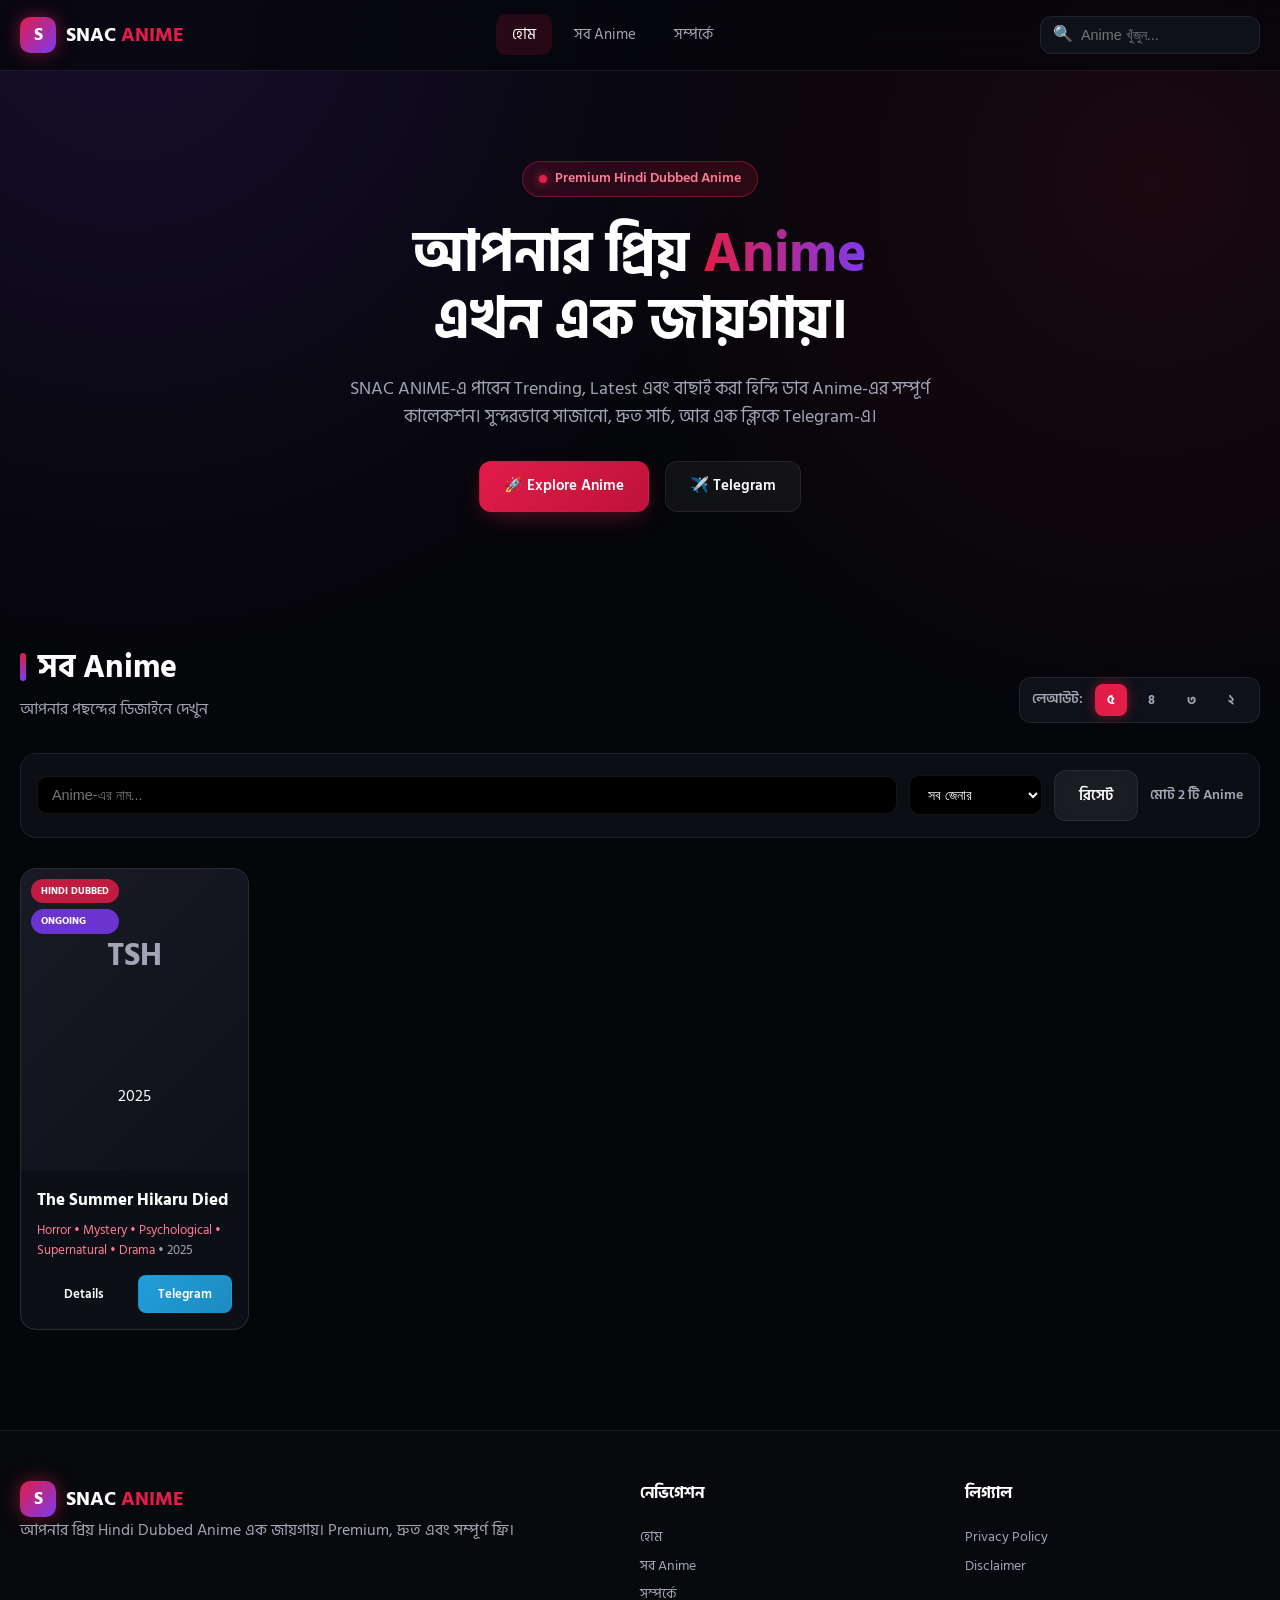
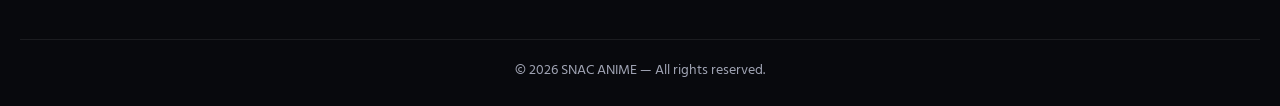
<file: index.html>
<!DOCTYPE html>
<html lang="bn">
<head>
  <meta charset="UTF-8" />
  <meta name="viewport" content="width=device-width, initial-scale=1.0" />
  <meta name="theme-color" content="#08090D" />
  <title>SNAC ANIME — Premium Anime Collection</title>
  <link rel="preconnect" href="https://fonts.googleapis.com" />
  <link rel="preconnect" href="https://fonts.gstatic.com" crossorigin />
  <link href="https://fonts.googleapis.com/css2?family=Hind+Siliguri:wght@400;500;600;700&display=swap" rel="stylesheet" />
  <link rel="stylesheet" href="styles.css" />
</head>
<body>

  <!-- NAVBAR -->
  <header class="navbar">
    <div class="container nav-inner">
      <a href="index.html" class="logo" aria-label="SNAC ANIME হোম">
        <span class="logo-mark">S</span>
        <span class="logo-text">SNAC <span>ANIME</span></span>
      </a>
      <nav aria-label="Primary">
        <ul class="nav-links">
          <li><a href="index.html" class="active">হোম</a></li>
          <li><a href="#all-section">সব Anime</a></li>
          <li><a href="about.html">সম্পর্কে</a></li>
        </ul>
      </nav>
      <div class="nav-actions">
        <div class="search-box">
          <span class="icon">🔍</span>
          <input type="search" id="navSearch" placeholder="Anime খুঁজুন..." />
        </div>
        <button class="hamburger" id="hamburger" aria-label="মেনু">☰</button>
      </div>
    </div>

    <div class="mobile-menu" id="mobileMenu">
      <div class="m-search">
        <span>🔍</span>
        <input type="search" id="mobileSearch" placeholder="Anime খুঁজুন..." />
      </div>
      <a href="index.html">হোম</a>
      <a href="#all-section">সব Anime</a>
      <a href="about.html">সম্পর্কে</a>
      <a href="privacy.html">Privacy Policy</a>
      <a href="disclaimer.html">Disclaimer</a>
    </div>
  </header>

  <!-- HERO -->
  <section class="hero">
    <div class="container hero-content">
      <span class="badge"><span class="dot"></span> Premium Hindi Dubbed Anime</span>
      <h1>আপনার প্রিয় <span class="grad">Anime</span><br/>এখন এক জায়গায়।</h1>
      <p>SNAC ANIME-এ পাবেন Trending, Latest এবং বাছাই করা হিন্দি ডাব Anime-এর সম্পূর্ণ কালেকশন। সুন্দরভাবে সাজানো, দ্রুত সার্চ, আর এক ক্লিকে Telegram-এ।</p>
      <div class="hero-actions">
        <a href="#all-section" class="btn btn-primary">🚀 Explore Anime</a>
        <a href="https://t.me/SNAC_hindi_anime" class="btn btn-ghost" target="_blank">✈️ Telegram</a>
      </div>
    </div>
  </section>

  <!-- ALL ANIME + CUSTOMIZER -->
  <section class="section" id="all-section">
    <div class="container">
      
      <!-- Header with Grid Customizer -->
      <div class="section-head-premium">
        <div>
          <h2 class="section-title">সব Anime</h2>
          <div class="section-sub">আপনার পছন্দের ডিজাইনে দেখুন</div>
        </div>
        
        <!-- The Grid Customizer Toggle -->
        <div class="grid-customizer">
          <span class="gc-label">লেআউট:</span>
          <button class="gc-btn active" data-cols="5" title="১ লাইনে ৫টি">৫</button>
          <button class="gc-btn" data-cols="4" title="১ লাইনে ৪টি">৪</button>
          <button class="gc-btn" data-cols="3" title="১ লাইনে ৩টি">৩</button>
          <button class="gc-btn" data-cols="2" title="১ লাইনে ২টি">২</button>
        </div>
      </div>

      <!-- Filters -->
      <div class="filter-bar">
        <input type="search" id="filterSearch" placeholder="Anime-এর নাম..." style="flex:1;min-width:150px;" />
        <select id="genreSelect">
          <option value="all">সব জেনার</option>
          <option value="Action">Action</option>
          <option value="Adventure">Adventure</option>
          <option value="Fantasy">Fantasy</option>
          <option value="Romance">Romance</option>
          <option value="Comedy">Comedy</option>
          <option value="Supernatural">Supernatural</option>
        </select>
        <button class="btn btn-ghost" id="clearFilters" type="button">রিসেট</button>
        <span class="filter-count" id="filterCount"></span>
      </div>

      <!-- Grid Container -->
      <div class="anime-grid grid-cols-5" id="allGrid"></div>
    </div>
  </section>

  <!-- FOOTER -->
  <footer class="footer">
    <div class="container">
      <div class="footer-grid">
        <div>
          <div class="logo"><span class="logo-mark">S</span><span class="logo-text">SNAC <span>ANIME</span></span></div>
          <p class="desc">আপনার প্রিয় Hindi Dubbed Anime এক জায়গায়। Premium, দ্রুত এবং সম্পূর্ণ ফ্রি।</p>
        </div>
        <div>
          <h4>নেভিগেশন</h4>
          <ul>
            <li><a href="index.html">হোম</a></li>
            <li><a href="#all-section">সব Anime</a></li>
            <li><a href="about.html">সম্পর্কে</a></li>
          </ul>
        </div>
        <div>
          <h4>লিগ্যাল</h4>
          <ul>
            <li><a href="privacy.html">Privacy Policy</a></li>
            <li><a href="disclaimer.html">Disclaimer</a></li>
          </ul>
        </div>
      </div>
      <div class="footer-bottom">© <span id="year"></span> SNAC ANIME — All rights reserved.</div>
    </div>
  </footer>

  <div class="modal-overlay" id="modalOverlay"></div>
  <button class="to-top" id="toTop">↑</button>

  <script src="anime-data.js"></script>
  <script src="script.js"></script>
  <script>
    document.getElementById("year").textContent = new Date().getFullYear();
  </script>
</body>
</html>
</file>
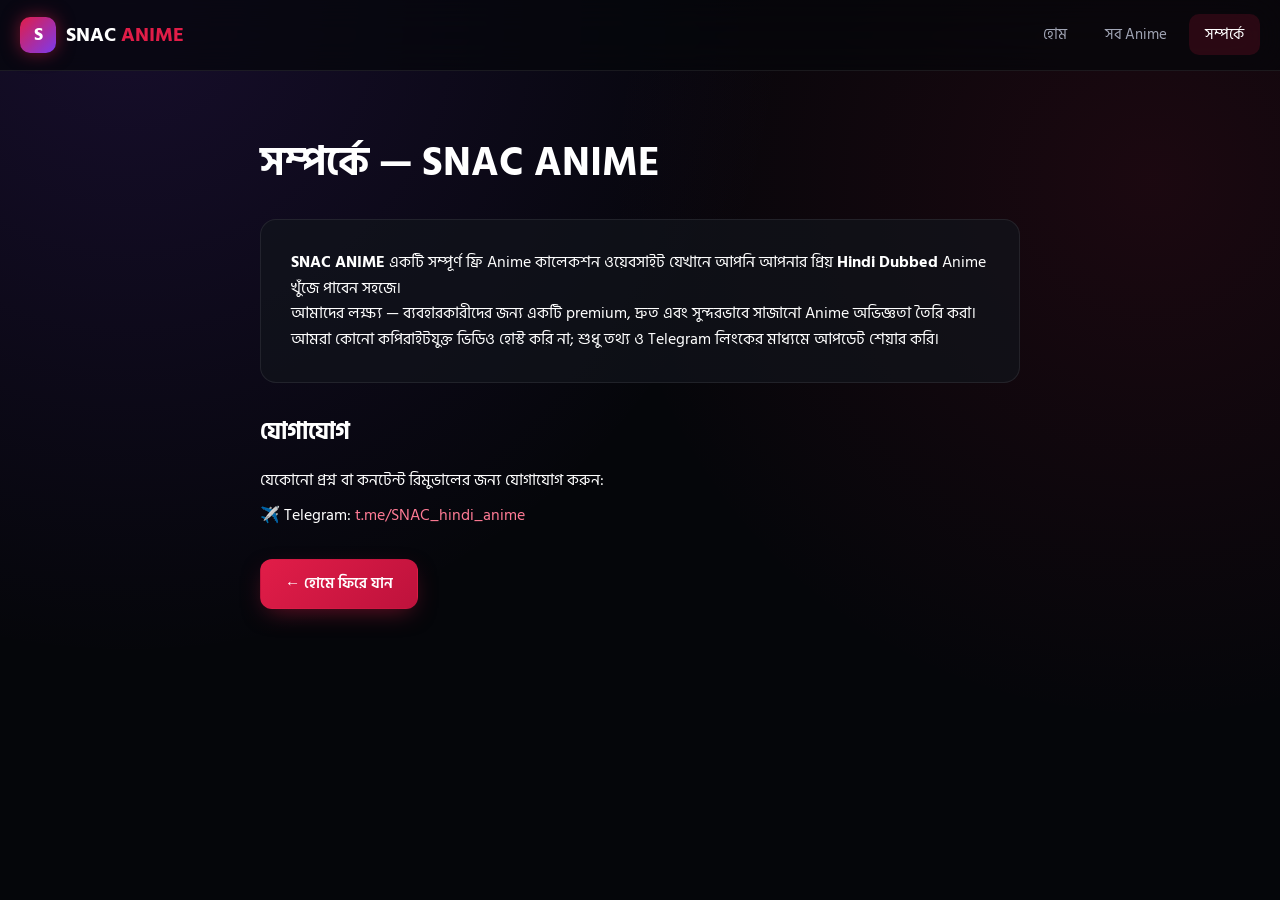
<file: about.html>
<!DOCTYPE html>
<html lang="bn">
<head>
  <meta charset="UTF-8" />
  <meta name="viewport" content="width=device-width, initial-scale=1.0" />
  <title>সম্পর্কে — SNAC ANIME</title>
  <link href="https://fonts.googleapis.com/css2?family=Hind+Siliguri:wght@400;500;600;700&display=swap" rel="stylesheet" />
  <link rel="stylesheet" href="styles.css" />
</head>
<body>
  <header class="navbar">
    <div class="container nav-inner">
      <a href="index.html" class="logo"><span class="logo-mark">S</span><span class="logo-text">SNAC <span>ANIME</span></span></a>
      <nav><ul class="nav-links"><li><a href="index.html">হোম</a></li><li><a href="index.html#all-section">সব Anime</a></li><li><a href="about.html" class="active">সম্পর্কে</a></li></ul></nav>
    </div>
  </header>

  <main class="container" style="padding: 60px 20px; max-width: 800px;">
    <h1 style="font-size: 2.5rem; margin-bottom: 24px;">সম্পর্কে — SNAC ANIME</h1>
    <div style="background: var(--card); border: 1px solid var(--border); padding: 30px; border-radius: 16px; margin-bottom: 24px;">
      <p><strong>SNAC ANIME</strong> একটি সম্পূর্ণ ফ্রি Anime কালেকশন ওয়েবসাইট যেখানে আপনি আপনার প্রিয় <strong>Hindi Dubbed</strong> Anime খুঁজে পাবেন সহজে।</p>
      <p>আমাদের লক্ষ্য — ব্যবহারকারীদের জন্য একটি premium, দ্রুত এবং সুন্দরভাবে সাজানো Anime অভিজ্ঞতা তৈরি করা। আমরা কোনো কপিরাইটযুক্ত ভিডিও হোস্ট করি না; শুধু তথ্য ও Telegram লিংকের মাধ্যমে আপডেট শেয়ার করি।</p>
    </div>

    <h2 style="margin: 30px 0 16px;">যোগাযোগ</h2>
    <p>যেকোনো প্রশ্ন বা কনটেন্ট রিমুভালের জন্য যোগাযোগ করুন:</p>
    <p style="margin-top: 10px;">✈️ Telegram: <a href="https://t.me/SNAC_hindi_anime" style="color: #ff7b95;">t.me/SNAC_hindi_anime</a></p>
    <p style="margin-top: 30px;"><a href="index.html" class="btn btn-primary">← হোমে ফিরে যান</a></p>
  </main>

  <script>document.getElementById("year").textContent = new Date().getFullYear();</script>
</body>
</html>
</file>
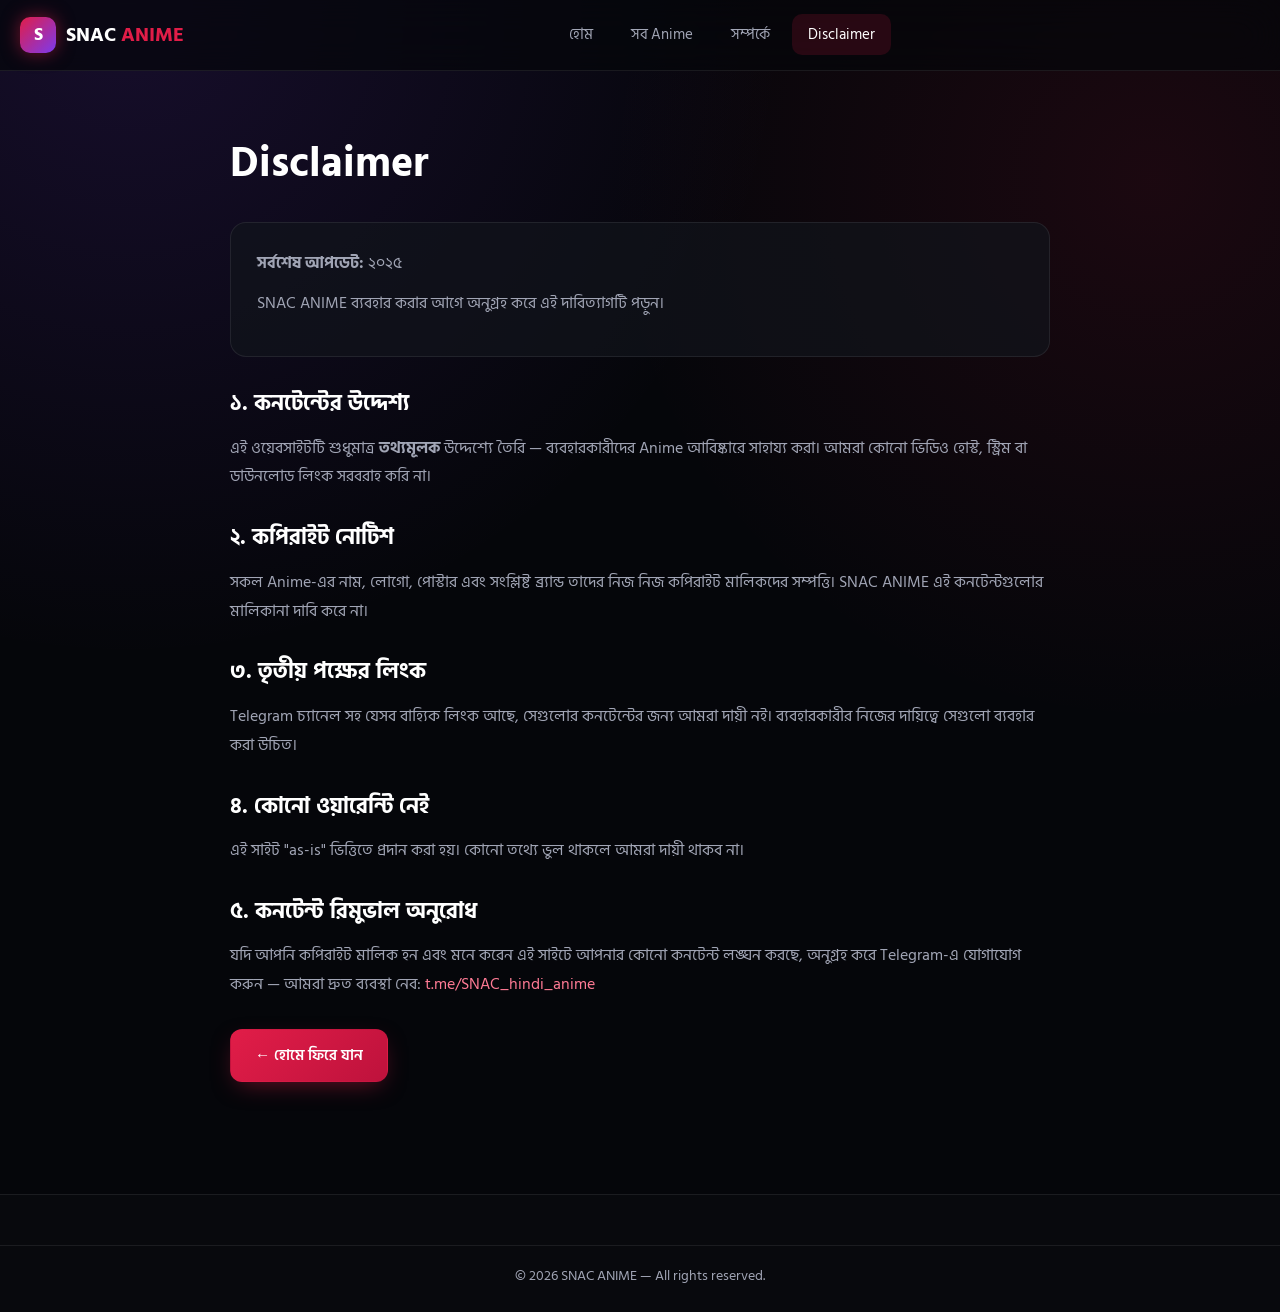
<file: disclaimer.html>
<!DOCTYPE html>
<html lang="bn">
<head>
  <meta charset="UTF-8" />
  <meta name="viewport" content="width=device-width, initial-scale=1.0" />
  <title>Disclaimer — SNAC ANIME</title>
  <meta name="description" content="SNAC ANIME-এর Disclaimer — কপিরাইট ও কনটেন্ট সংক্রান্ত তথ্য।" />
  <link href="https://fonts.googleapis.com/css2?family=Hind+Siliguri:wght@400;500;600;700&display=swap" rel="stylesheet" />
  <link rel="stylesheet" href="styles.css" />
  <style>
    .page-wrap { padding: 60px 0; max-width: 820px; margin: 0 auto; }
    .page-wrap h1 { font-size: clamp(1.8rem, 4vw, 2.6rem); margin-bottom: 24px; }
    .page-wrap h2 { font-size: 1.35rem; margin: 30px 0 12px; color: #fff; }
    .page-wrap p, .page-wrap li { color: var(--text-soft); margin-bottom: 12px; line-height: 1.8; }
    .card-panel { background: var(--card); border: 1px solid var(--border); border-radius: var(--radius); padding: 26px; margin-bottom: 20px; }
  </style>
</head>
<body>
  <header class="navbar">
    <div class="container nav-inner">
      <a href="index.html" class="logo"><span class="logo-mark">S</span><span class="logo-text">SNAC <span>ANIME</span></span></a>
      <nav><ul class="nav-links">
        <li><a href="index.html">হোম</a></li>
        <li><a href="index.html#all-section">সব Anime</a></li>
        <li><a href="about.html">সম্পর্কে</a></li>
        <li><a href="disclaimer.html" class="active">Disclaimer</a></li>
      </ul></nav>
      <div class="nav-actions"><button class="hamburger" onclick="location.href='index.html'">←</button></div>
    </div>
  </header>

  <main class="container page-wrap">
    <h1>Disclaimer</h1>
    <div class="card-panel">
      <p><strong>সর্বশেষ আপডেট:</strong> ২০২৫</p>
      <p>SNAC ANIME ব্যবহার করার আগে অনুগ্রহ করে এই দাবিত্যাগটি পড়ুন।</p>
    </div>

    <h2>১. কনটেন্টের উদ্দেশ্য</h2>
    <p>এই ওয়েবসাইটটি শুধুমাত্র <strong>তথ্যমূলক</strong> উদ্দেশ্যে তৈরি — ব্যবহারকারীদের Anime আবিষ্কারে সাহায্য করা। আমরা কোনো ভিডিও হোস্ট, স্ট্রিম বা ডাউনলোড লিংক সরবরাহ করি না।</p>

    <h2>২. কপিরাইট নোটিশ</h2>
    <p>সকল Anime-এর নাম, লোগো, পোস্টার এবং সংশ্লিষ্ট ব্র্যান্ড তাদের নিজ নিজ কপিরাইট মালিকদের সম্পত্তি। SNAC ANIME এই কনটেন্টগুলোর মালিকানা দাবি করে না।</p>

    <h2>৩. তৃতীয় পক্ষের লিংক</h2>
    <p>Telegram চ্যানেল সহ যেসব বাহ্যিক লিংক আছে, সেগুলোর কনটেন্টের জন্য আমরা দায়ী নই। ব্যবহারকারীর নিজের দায়িত্বে সেগুলো ব্যবহার করা উচিত।</p>

    <h2>৪. কোনো ওয়ারেন্টি নেই</h2>
    <p>এই সাইট "as-is" ভিত্তিতে প্রদান করা হয়। কোনো তথ্যে ভুল থাকলে আমরা দায়ী থাকব না।</p>

    <h2>৫. কনটেন্ট রিমুভাল অনুরোধ</h2>
    <p>যদি আপনি কপিরাইট মালিক হন এবং মনে করেন এই সাইটে আপনার কোনো কনটেন্ট লঙ্ঘন করছে, অনুগ্রহ করে Telegram-এ যোগাযোগ করুন — আমরা দ্রুত ব্যবস্থা নেব: <a href="https://t.me/SNAC_hindi_anime" target="_blank" rel="noopener noreferrer" style="color:#ff7b95;">t.me/SNAC_hindi_anime</a></p>

    <p style="margin-top:30px;"><a href="index.html" class="btn btn-primary">← হোমে ফিরে যান</a></p>
  </main>

  <footer class="footer">
    <div class="container footer-bottom">© <span id="year"></span> SNAC ANIME — All rights reserved.</div>
  </footer>
  <script>document.getElementById("year").textContent = new Date().getFullYear();</script>
</body>
</html>
</file>
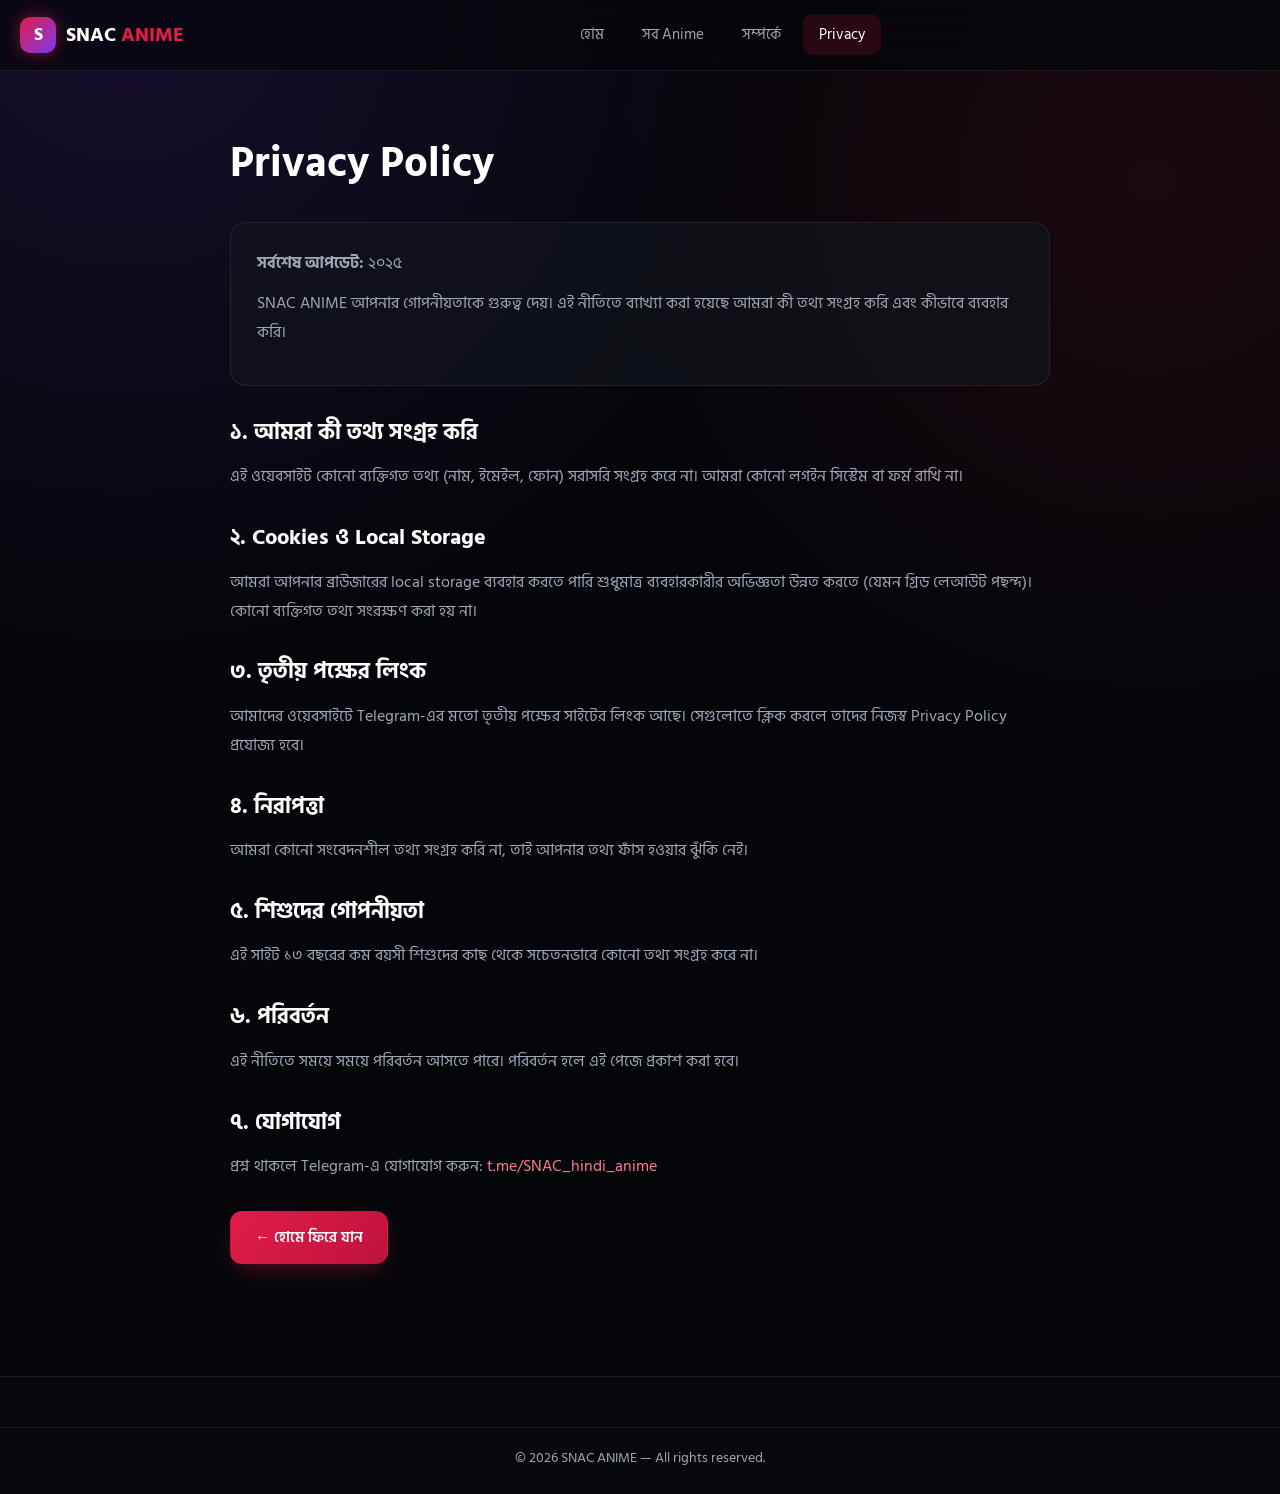
<file: privacy.html>
<!DOCTYPE html>
<html lang="bn">
<head>
  <meta charset="UTF-8" />
  <meta name="viewport" content="width=device-width, initial-scale=1.0" />
  <title>Privacy Policy — SNAC ANIME</title>
  <meta name="description" content="SNAC ANIME-এর Privacy Policy — আপনার তথ্য কীভাবে ব্যবহার করা হয়।" />
  <link href="https://fonts.googleapis.com/css2?family=Hind+Siliguri:wght@400;500;600;700&display=swap" rel="stylesheet" />
  <link rel="stylesheet" href="styles.css" />
  <style>
    .page-wrap { padding: 60px 0; max-width: 820px; margin: 0 auto; }
    .page-wrap h1 { font-size: clamp(1.8rem, 4vw, 2.6rem); margin-bottom: 24px; }
    .page-wrap h2 { font-size: 1.35rem; margin: 30px 0 12px; color: #fff; }
    .page-wrap p, .page-wrap li { color: var(--text-soft); margin-bottom: 12px; line-height: 1.8; }
    .card-panel { background: var(--card); border: 1px solid var(--border); border-radius: var(--radius); padding: 26px; margin-bottom: 20px; }
  </style>
</head>
<body>
  <header class="navbar">
    <div class="container nav-inner">
      <a href="index.html" class="logo"><span class="logo-mark">S</span><span class="logo-text">SNAC <span>ANIME</span></span></a>
      <nav><ul class="nav-links">
        <li><a href="index.html">হোম</a></li>
        <li><a href="index.html#all-section">সব Anime</a></li>
        <li><a href="about.html">সম্পর্কে</a></li>
        <li><a href="privacy.html" class="active">Privacy</a></li>
      </ul></nav>
      <div class="nav-actions"><button class="hamburger" onclick="location.href='index.html'">←</button></div>
    </div>
  </header>

  <main class="container page-wrap">
    <h1>Privacy Policy</h1>
    <div class="card-panel">
      <p><strong>সর্বশেষ আপডেট:</strong> ২০২৫</p>
      <p>SNAC ANIME আপনার গোপনীয়তাকে গুরুত্ব দেয়। এই নীতিতে ব্যাখ্যা করা হয়েছে আমরা কী তথ্য সংগ্রহ করি এবং কীভাবে ব্যবহার করি।</p>
    </div>

    <h2>১. আমরা কী তথ্য সংগ্রহ করি</h2>
    <p>এই ওয়েবসাইট কোনো ব্যক্তিগত তথ্য (নাম, ইমেইল, ফোন) সরাসরি সংগ্রহ করে না। আমরা কোনো লগইন সিস্টেম বা ফর্ম রাখি না।</p>

    <h2>২. Cookies ও Local Storage</h2>
    <p>আমরা আপনার ব্রাউজারের local storage ব্যবহার করতে পারি শুধুমাত্র ব্যবহারকারীর অভিজ্ঞতা উন্নত করতে (যেমন গ্রিড লেআউট পছন্দ)। কোনো ব্যক্তিগত তথ্য সংরক্ষণ করা হয় না।</p>

    <h2>৩. তৃতীয় পক্ষের লিংক</h2>
    <p>আমাদের ওয়েবসাইটে Telegram-এর মতো তৃতীয় পক্ষের সাইটের লিংক আছে। সেগুলোতে ক্লিক করলে তাদের নিজস্ব Privacy Policy প্রযোজ্য হবে।</p>

    <h2>৪. নিরাপত্তা</h2>
    <p>আমরা কোনো সংবেদনশীল তথ্য সংগ্রহ করি না, তাই আপনার তথ্য ফাঁস হওয়ার ঝুঁকি নেই।</p>

    <h2>৫. শিশুদের গোপনীয়তা</h2>
    <p>এই সাইট ১৩ বছরের কম বয়সী শিশুদের কাছ থেকে সচেতনভাবে কোনো তথ্য সংগ্রহ করে না।</p>

    <h2>৬. পরিবর্তন</h2>
    <p>এই নীতিতে সময়ে সময়ে পরিবর্তন আসতে পারে। পরিবর্তন হলে এই পেজে প্রকাশ করা হবে।</p>

    <h2>৭. যোগাযোগ</h2>
    <p>প্রশ্ন থাকলে Telegram-এ যোগাযোগ করুন: <a href="https://t.me/SNAC_hindi_anime" target="_blank" rel="noopener noreferrer" style="color:#ff7b95;">t.me/SNAC_hindi_anime</a></p>

    <p style="margin-top:30px;"><a href="index.html" class="btn btn-primary">← হোমে ফিরে যান</a></p>
  </main>

  <footer class="footer">
    <div class="container footer-bottom">© <span id="year"></span> SNAC ANIME — All rights reserved.</div>
  </footer>
  <script>document.getElementById("year").textContent = new Date().getFullYear();</script>
</body>
</html>
</file>
<file: styles.css>
/* ============================================================
   styles.css — SNAC ANIME Premium Theme (Dynamic Grid)
   ============================================================ */

:root {
  --bg: #05060a;
  --bg-soft: #0f1118;
  --card: rgba(18, 20, 28, 0.7);
  --primary: #e11d48;
  --primary-glow: rgba(225, 29, 72, 0.5);
  --secondary: #7c3aed;
  --text: #ffffff;
  --text-soft: #a1a5b5;
  --border: rgba(255, 255, 255, 0.08);
  --glass-border: rgba(255, 255, 255, 0.12);
  --radius: 16px;
  --font: "Segoe UI", "Hind Siliguri", sans-serif;
}

* { box-sizing: border-box; margin: 0; padding: 0; }
html { scroll-behavior: smooth; }
body {
  font-family: var(--font); background: var(--bg); color: var(--text);
  line-height: 1.6; min-height: 100vh; overflow-x: hidden;
  background-image: radial-gradient(circle at 10% 0%, rgba(124, 58, 237, 0.15), transparent 45%), radial-gradient(circle at 90% 20%, rgba(225, 29, 72, 0.1), transparent 40%);
  background-attachment: fixed;
}
img { max-width: 100%; display: block; }
a { color: inherit; text-decoration: none; }
button { font-family: inherit; cursor: pointer; border: none; background: none; color: inherit; }
.container { width: 100%; max-width: 1400px; margin: 0 auto; padding: 0 20px; }

/* NAVBAR */
.navbar { position: sticky; top: 0; z-index: 100; background: rgba(5, 6, 10, 0.7); backdrop-filter: blur(20px); border-bottom: 1px solid var(--border); }
.nav-inner { display: flex; align-items: center; justify-content: space-between; height: 70px; gap: 16px; }
.logo { display: flex; align-items: center; gap: 10px; font-weight: 800; font-size: 1.25rem; }
.logo-mark { width: 36px; height: 36px; border-radius: 10px; background: linear-gradient(135deg, var(--primary), var(--secondary)); display: grid; place-items: center; font-size: 1.1rem; box-shadow: 0 0 18px var(--primary-glow); }
.logo-text span { color: var(--primary); }
.nav-links { display: flex; align-items: center; gap: 6px; list-style: none; }
.nav-links a { padding: 8px 16px; border-radius: 10px; font-size: 0.95rem; color: var(--text-soft); transition: all 0.2s; }
.nav-links a:hover, .nav-links a.active { color: #fff; background: rgba(225, 29, 72, 0.15); }
.nav-actions { display: flex; align-items: center; gap: 10px; }
.search-box { position: relative; }
.search-box input { background: var(--bg-soft); border: 1px solid var(--border); color: var(--text); padding: 10px 14px 10px 40px; border-radius: 12px; font-size: 0.9rem; width: 220px; outline: none; transition: all 0.3s; }
.search-box input:focus { border-color: var(--primary); width: 260px; box-shadow: 0 0 0 3px rgba(225, 29, 72, 0.2); }
.search-box .icon { position: absolute; left: 13px; top: 50%; transform: translateY(-50%); color: var(--text-soft); }
.hamburger { display: none; width: 42px; height: 42px; border-radius: 10px; background: var(--bg-soft); border: 1px solid var(--border); place-items: center; font-size: 1.2rem; }

/* HERO */
.hero { padding: 90px 0 70px; text-align: center; }
.hero-content { max-width: 800px; margin: 0 auto; }
.badge { display: inline-flex; align-items: center; gap: 8px; background: rgba(225, 29, 72, 0.15); border: 1px solid rgba(225, 29, 72, 0.4); color: #ff7b95; padding: 6px 16px; border-radius: 999px; font-size: 0.85rem; margin-bottom: 24px; font-weight: 600;}
.badge .dot { width: 8px; height: 8px; border-radius: 50%; background: var(--primary); box-shadow: 0 0 10px var(--primary); }
.hero h1 { font-size: clamp(2rem, 5vw, 3.5rem); line-height: 1.2; margin-bottom: 20px; }
.hero h1 .grad { background: linear-gradient(90deg, var(--primary), var(--secondary)); -webkit-background-clip: text; -webkit-text-fill-color: transparent; }
.hero p { color: var(--text-soft); font-size: 1.1rem; max-width: 600px; margin: 0 auto 30px; }
.hero-actions { display: flex; gap: 16px; justify-content: center; flex-wrap: wrap; }

/* BUTTONS */
.btn { display: inline-flex; align-items: center; justify-content: center; gap: 8px; padding: 12px 24px; border-radius: 12px; font-weight: 600; font-size: 0.95rem; transition: all 0.3s; border: 1px solid transparent; }
.btn-primary { background: linear-gradient(135deg, var(--primary), #be123c); color: #fff; box-shadow: 0 8px 24px -8px var(--primary-glow); }
.btn-primary:hover { transform: translateY(-2px); box-shadow: 0 12px 30px -8px var(--primary-glow); }
.btn-ghost { background: rgba(255, 255, 255, 0.05); border-color: var(--border); color: #fff; backdrop-filter: blur(10px); }
.btn-ghost:hover { background: rgba(255, 255, 255, 0.1); }
.btn-tg { background: linear-gradient(135deg, #229ed9, #1c8bc0); color: #fff; }

/* SECTION & CUSTOMIZER */
.section { padding: 60px 0; }
.section-head-premium { display: flex; justify-content: space-between; align-items: flex-end; margin-bottom: 30px; flex-wrap: wrap; gap: 16px; }
.section-title { font-size: 2rem; font-weight: 800; display: flex; align-items: center; gap: 12px; }
.section-title::before { content: ""; width: 6px; height: 28px; background: linear-gradient(180deg, var(--primary), var(--secondary)); border-radius: 6px; }
.section-sub { color: var(--text-soft); margin-top: 4px; }

/* GRID CUSTOMIZER BUTTONS */
.grid-customizer { display: flex; align-items: center; gap: 8px; background: var(--bg-soft); padding: 6px 12px; border-radius: 12px; border: 1px solid var(--border); }
.gc-label { font-size: 0.85rem; color: var(--text-soft); font-weight: 600; margin-right: 4px; }
.gc-btn { width: 32px; height: 32px; border-radius: 8px; font-weight: 700; color: var(--text-soft); transition: 0.2s; background: transparent; }
.gc-btn:hover { background: rgba(255, 255, 255, 0.1); color: #fff; }
.gc-btn.active { background: var(--primary); color: #fff; box-shadow: 0 0 12px var(--primary-glow); }

/* FILTER BAR */
.filter-bar { display: flex; flex-wrap: wrap; gap: 12px; align-items: center; margin-bottom: 30px; padding: 16px; background: rgba(18, 20, 28, 0.6); backdrop-filter: blur(10px); border: 1px solid var(--border); border-radius: var(--radius); }
.filter-bar input, .filter-bar select { background: #000; color: #fff; border: 1px solid var(--border); border-radius: 10px; padding: 10px 14px; font-size: 0.9rem; outline: none; }
.filter-bar input:focus, .filter-bar select:focus { border-color: var(--primary); }
.filter-count { font-size: 0.9rem; color: var(--text-soft); margin-left: auto; font-weight: 600; }

/* ANIME GRID (Dynamic) */
.anime-grid { display: grid; gap: 24px; transition: all 0.3s ease; }
.grid-cols-5 { grid-template-columns: repeat(5, 1fr); }
.grid-cols-4 { grid-template-columns: repeat(4, 1fr); }
.grid-cols-3 { grid-template-columns: repeat(3, 1fr); }
.grid-cols-2 { grid-template-columns: repeat(2, 1fr); }

.anime-card { background: var(--card); border: 1px solid var(--glass-border); border-radius: var(--radius); overflow: hidden; display: flex; flex-direction: column; position: relative; transition: all 0.3s; }
.anime-card:hover { transform: translateY(-6px); border-color: rgba(225, 29, 72, 0.5); box-shadow: 0 16px 40px -16px rgba(0,0,0,0.8); }
.poster { position: relative; aspect-ratio: 3 / 4; overflow: hidden; background: #1a1d28; }
.poster img { width: 100%; height: 100%; object-fit: cover; transition: transform 0.5s; opacity: 0; }
.poster img.loaded { opacity: 1; }
.anime-card:hover .poster img { transform: scale(1.08); }
.poster-fallback { position: absolute; inset: 0; display: grid; place-items: center; background: linear-gradient(135deg, #181b25, #0f1118); text-align: center; padding: 10px; }
.poster-fallback .initials { font-size: 2rem; font-weight: 800; color: var(--text-soft); }
.poster-badges { position: absolute; top: 10px; left: 10px; display: flex; flex-direction: column; gap: 6px; z-index: 2; }
.pill { font-size: 0.65rem; font-weight: 700; padding: 4px 10px; border-radius: 999px; text-transform: uppercase; backdrop-filter: blur(4px); }
.pill-lang { background: rgba(225, 29, 72, 0.85); color: #fff; }
.pill-status { background: rgba(124, 58, 237, 0.85); color: #fff; }
.pill-rating { position: absolute; bottom: 10px; right: 10px; background: rgba(0,0,0,0.75); color: #ffd166; }
.card-body { padding: 16px; display: flex; flex-direction: column; flex: 1; }
.card-title { font-size: 1.05rem; font-weight: 700; margin-bottom: 6px; display: -webkit-box; -webkit-line-clamp: 2; -webkit-box-orient: vertical; overflow: hidden; }
.card-meta { font-size: 0.8rem; color: var(--text-soft); margin-bottom: 14px; }
.card-meta .genre { color: #ff7b95; }
.card-actions { display: flex; gap: 8px; margin-top: auto; }
.card-actions .btn { flex: 1; padding: 8px 10px; font-size: 0.8rem; border-radius: 8px; }

/* MODAL */
.modal-overlay { position: fixed; inset: 0; background: rgba(0,0,0,0.8); backdrop-filter: blur(8px); display: none; place-items: center; padding: 20px; z-index: 200; }
.modal-overlay.open { display: grid; }
.modal { background: #12141c; border: 1px solid var(--border); border-radius: 20px; max-width: 640px; width: 100%; max-height: 90vh; overflow-y: auto; position: relative; }
.modal-close { position: absolute; top: 14px; right: 14px; width: 36px; height: 36px; border-radius: 50%; background: rgba(0,0,0,0.6); color: #fff; z-index: 3; }
.modal-poster { width: 100%; aspect-ratio: 16 / 9; overflow: hidden; }
.modal-poster .poster { position: absolute; inset: 0; aspect-ratio: auto; }
.modal-body { padding: 24px; }
.modal-body h2 { font-size: 1.6rem; }
.sub-title { color: #ff7b95; margin-bottom: 14px; }
.modal-tags { display: flex; flex-wrap: wrap; gap: 8px; margin: 14px 0; }
.tag { font-size: 0.75rem; padding: 4px 10px; border-radius: 999px; background: rgba(255,255,255,0.08); }
.desc { color: var(--text-soft); margin-bottom: 24px; line-height: 1.7; }
.modal-body .btn-tg { width: 100%; }

/* FOOTER */
.footer { border-top: 1px solid var(--border); padding: 50px 0 24px; background: #08090d; margin-top: 40px; }
.footer-grid { display: grid; grid-template-columns: 2fr 1fr 1fr; gap: 30px; margin-bottom: 30px; }
.footer h4 { margin-bottom: 16px; }
.footer ul { list-style: none; }
.footer a { color: var(--text-soft); font-size: 0.9rem; line-height: 2; }
.footer-bottom { text-align: center; color: var(--text-soft); padding-top: 20px; border-top: 1px solid var(--border); font-size: 0.85rem; }
.to-top { position: fixed; bottom: 24px; right: 24px; width: 46px; height: 46px; border-radius: 50%; background: var(--primary); color: #fff; opacity: 0; pointer-events: none; transition: 0.3s; z-index: 90; }
.to-top.show { opacity: 1; pointer-events: auto; }

/* RESPONSIVE */
@media (max-width: 1024px) {
  .grid-cols-5 { grid-template-columns: repeat(4, 1fr); }
  .grid-cols-4 { grid-template-columns: repeat(3, 1fr); }
  .grid-cols-3 { grid-template-columns: repeat(2, 1fr); }
}
@media (max-width: 768px) {
  .nav-links, .nav-actions .search-box { display: none; }
  .hamburger { display: grid; }
  .mobile-menu { display: flex; flex-direction: column; padding: 20px; background: rgba(5,6,10,0.98); }
  .mobile-menu a { padding: 12px 0; color: #fff; border-bottom: 1px solid #222; }
  .m-search { display: flex; gap: 10px; background: #000; padding: 10px; border-radius: 8px; margin-bottom: 10px; }
  .m-search input { width: 100%; background: transparent; border: none; color: #fff; outline: none; }
  
  /* Force all grid layouts to 2 columns on mobile for better view */
  .anime-grid { grid-template-columns: repeat(2, 1fr) !important; gap: 16px; }
  .footer-grid { grid-template-columns: 1fr; }
  .grid-customizer { width: 100%; justify-content: space-between; }
}
</file>
